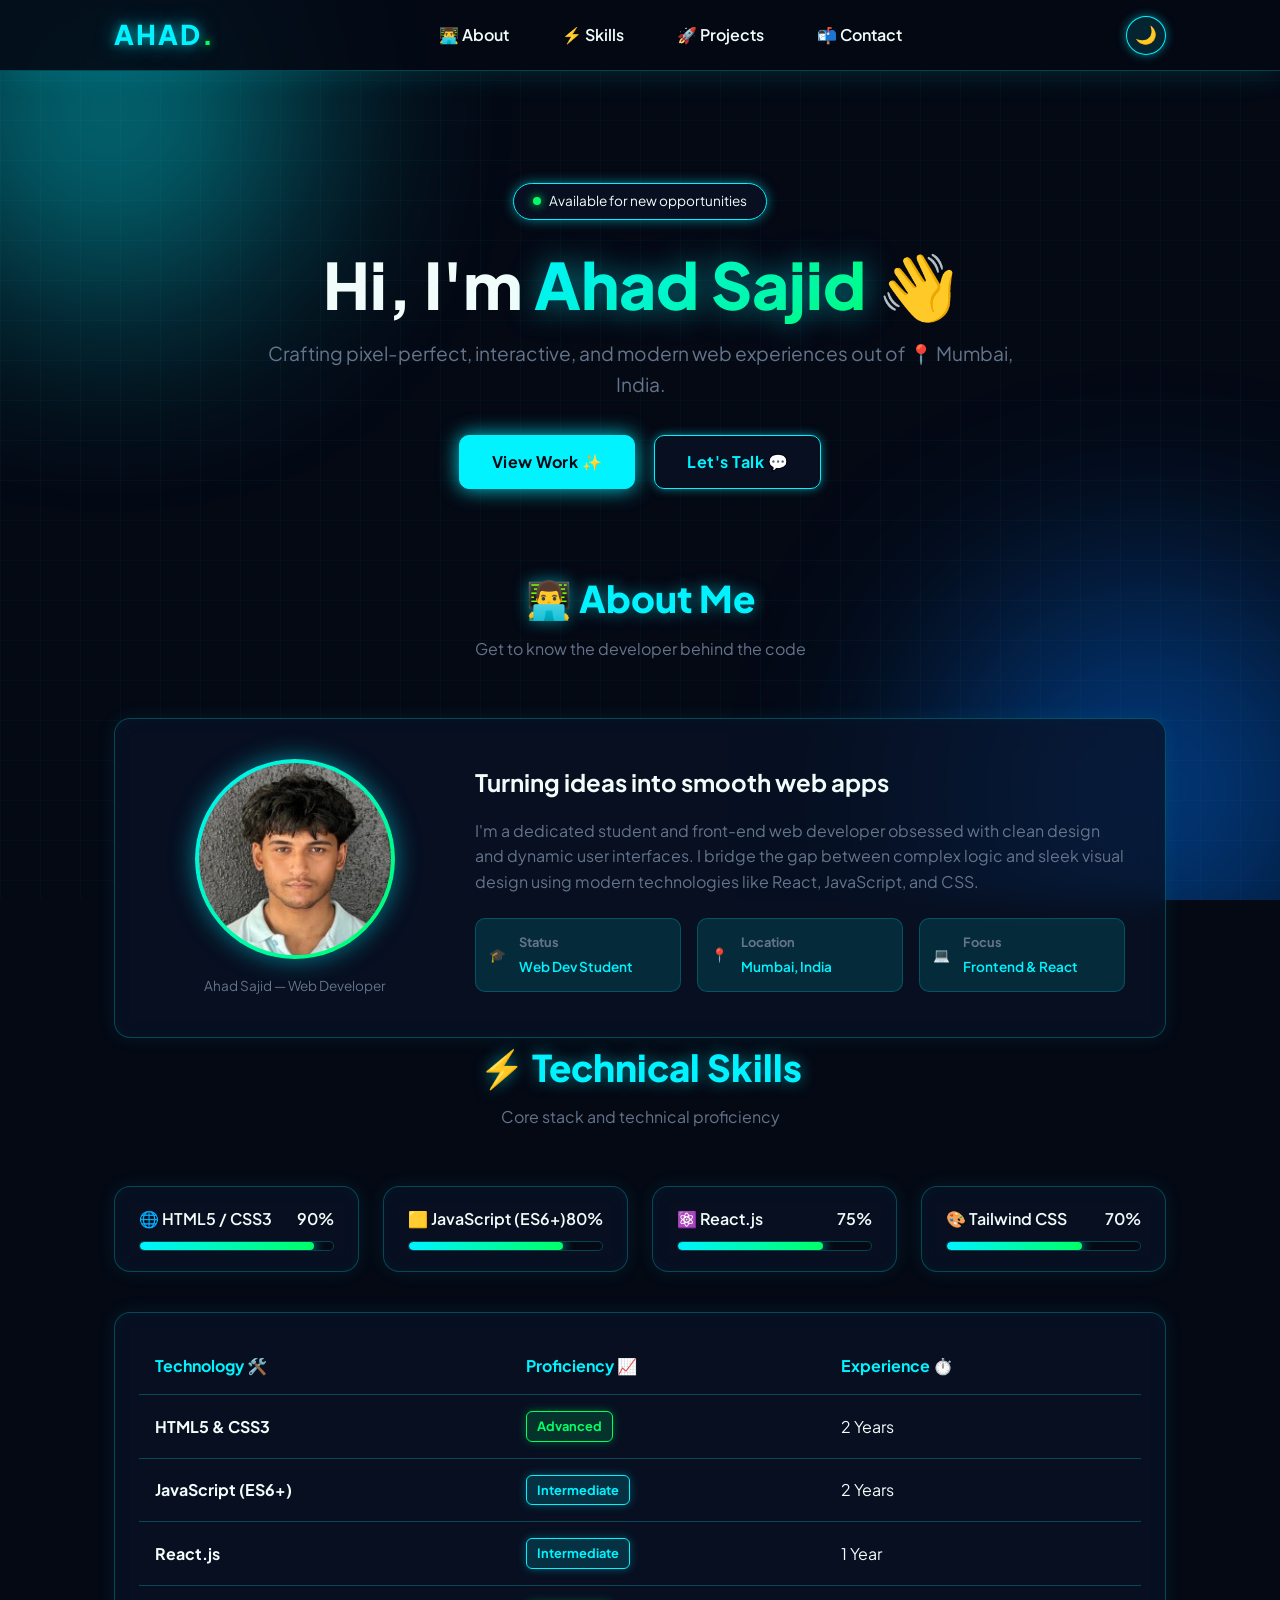
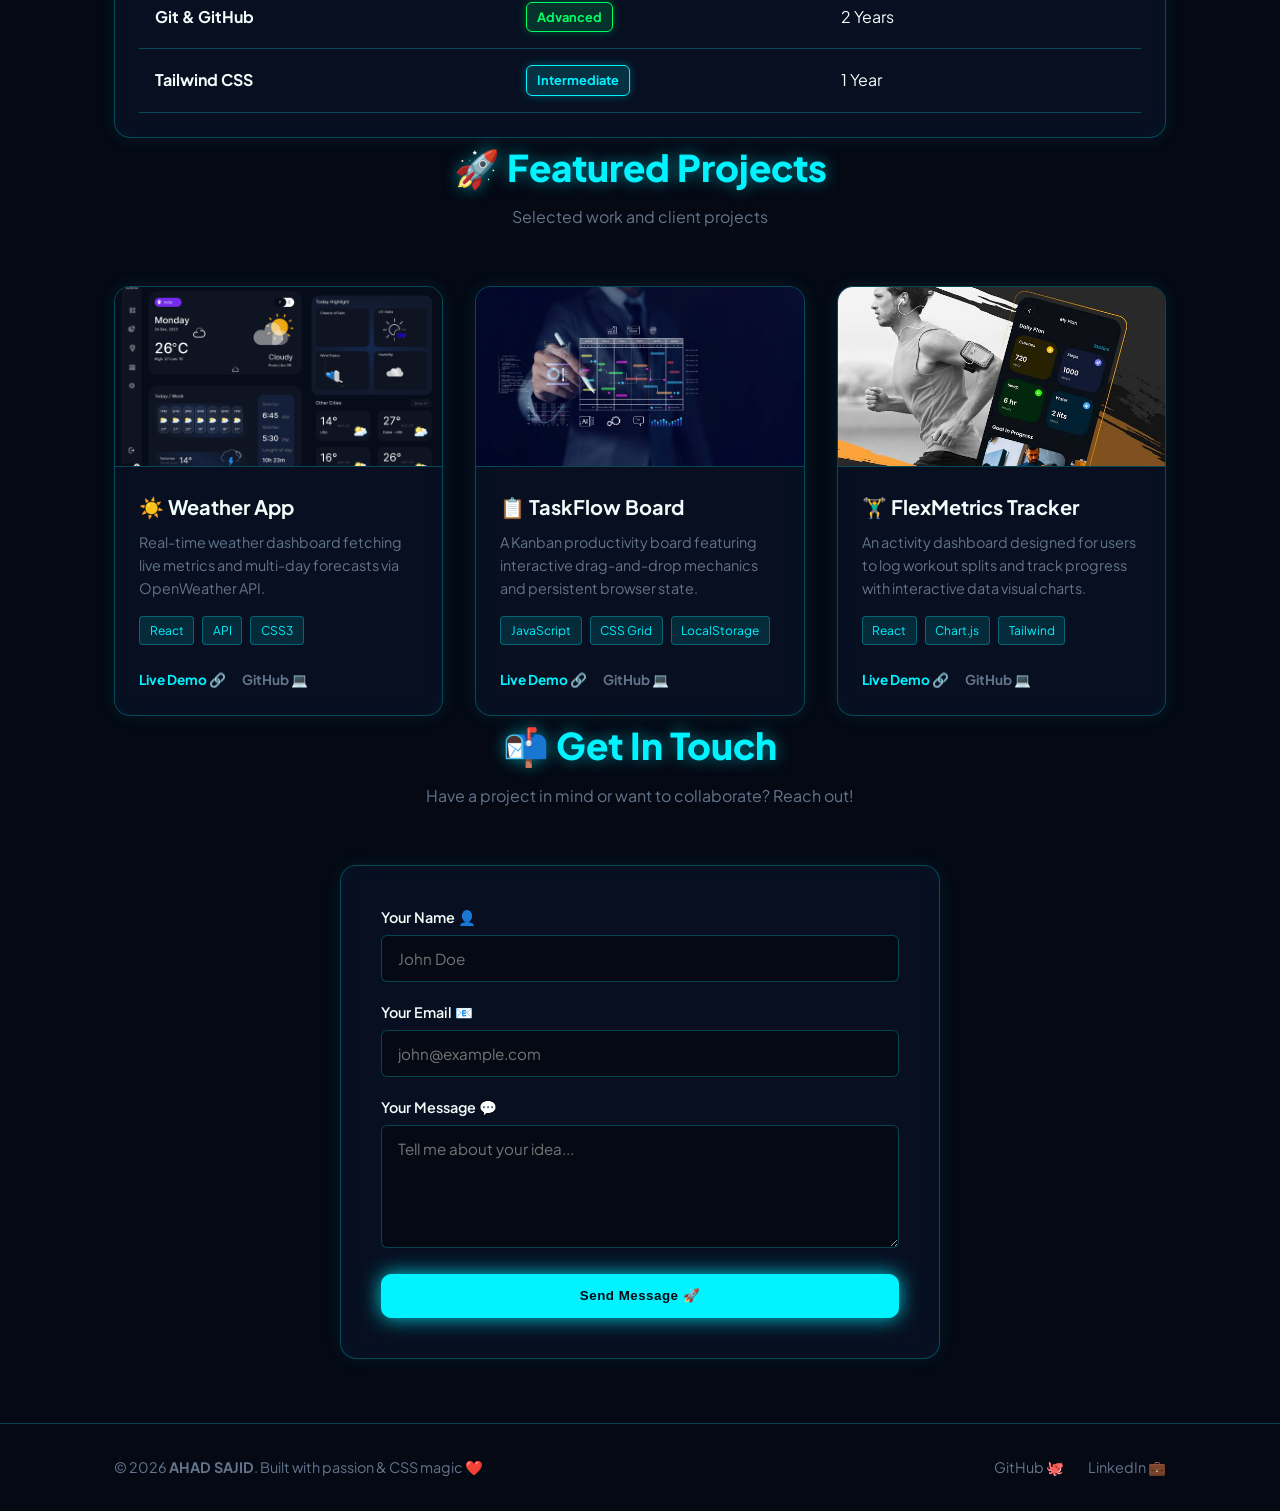
<file: index.HTML>
<!DOCTYPE html>
<html lang="en">
  <head>
    <meta charset="UTF-8" />
    <meta name="viewport" content="width=device-width, initial-scale=1.0" />
    <title>Ahad Sajid | Front-End Web Developer Portfolio</title>

    <meta name="description" content="Portfolio of Ahad Sajid, a passionate student and web developer from Mumbai specializing in Front-End Development, JavaScript, and React." />
    <meta name="keywords" content="Ahad Sajid, web developer, portfolio, frontend developer, React, JavaScript, HTML, CSS, Mumbai" />
    <meta name="author" content="Ahad Sajid" />

    <!-- Open Graph / Twitter -->
    <meta property="og:type" content="website" />
    <meta property="og:title" content="Ahad Sajid | Front-End Developer Portfolio" />
    <meta property="og:description" content="Building modern, fast, and accessible web experiences." />
    <meta property="og:image" content="ahad.jpeg" />
    <meta property="og:url" content="#" />

    <meta name="twitter:card" content="summary_large_image" />
    <meta name="twitter:title" content="Ahad Sajid | Front-End Developer Portfolio" />
    <meta name="twitter:description" content="Building modern, fast, and accessible web experiences." />
    <meta name="twitter:image" content="ahad.jpeg" />

    <!-- Google Fonts -->
    <link rel="preconnect" href="https://fonts.googleapis.com">
    <link rel="preconnect" href="https://fonts.gstatic.com" crossorigin>
    <link href="https://fonts.googleapis.com/css2?family=Plus+Jakarta+Sans:wght@400;500;600;700;800&display=swap" rel="stylesheet">
    
    <link rel="stylesheet" href="style.css">
  </head>
  <body>
    <!-- Ambient Background Lighting -->
    <div class="gradient-bg">
      <div class="gradient-orb orb-1"></div>
      <div class="gradient-orb orb-2"></div>
    </div>

    <header>
      <nav class="navbar container">
        <a href="#" class="logo">AHAD<span class="dot">.</span></a>
        
        <ul class="nav-links" id="nav-links">
          <li><a href="#about">👨‍💻 About</a></li>
          <li><a href="#skills">⚡ Skills</a></li>
          <li><a href="#projects">🚀 Projects</a></li>
          <li><a href="#contact">📬 Contact</a></li>
        </ul> 

        <div class="nav-actions">
          <button class="theme-toggle" id="theme-toggle" aria-label="Toggle dark mode" title="Toggle theme">
            <span class="icon">🌙</span>
          </button> 
          <button class="menu-toggle" id="menu-toggle" aria-label="Toggle navigation" aria-expanded="false">
            <span></span>
            <span></span>
            <span></span>
          </button>
        </div>
      </nav>
    </header>

    <main>
      <!-- Hero Section -->
      <section id="hero" class="hero-section container">
        <div class="hero-content">
          <div class="status-badge">
            <span class="pulse-dot"></span> Available for new opportunities
          </div>
          <h1>Hi, I'm <span class="highlight">Ahad Sajid</span> 👋</h1>
          <p class="tagline">Crafting pixel-perfect, interactive, and modern web experiences out of 📍 Mumbai, India.</p>
          
          <div class="hero-buttons">
            <a href="#projects" class="btn btn-primary">
              View Work ✨
            </a>
            <a href="#contact" class="btn btn-secondary">
              Let's Talk 💬
            </a>
          </div>
        </div>
      </section>

      <!-- About Section -->
      <section id="about" class="about-section container">
        <div class="section-header">
          <h2>👨‍💻 About Me</h2>
          <p class="section-subtitle">Get to know the developer behind the code</p>
        </div>

        <div class="about-card glass">
          <figure class="profile-figure">
            <div class="img-wrapper">
              <img src="ahad.jpeg" alt="Ahad Sajid profile photo" loading="lazy">
            </div>
            <figcaption>Ahad Sajid — Web Developer</figcaption>
          </figure>
          <div class="about-text">
            <h3>Turning ideas into smooth web apps</h3>
            <p>I'm a dedicated student and front-end web developer obsessed with clean design and dynamic user interfaces. I bridge the gap between complex logic and sleek visual design using modern technologies like React, JavaScript, and CSS.</p>
            <div class="quick-facts">
              <div class="fact-item">
                <span class="fact-emoji">🎓</span>
                <div>
                  <strong>Status</strong>
                  <span>Web Dev Student</span>
                </div>
              </div>
              <div class="fact-item">
                <span class="fact-emoji">📍</span>
                <div>
                  <strong>Location</strong>
                  <span>Mumbai, India</span>
                </div>
              </div>
              <div class="fact-item">
                <span class="fact-emoji">💻</span>
                <div>
                  <strong>Focus</strong>
                  <span>Frontend & React</span>
                </div>
              </div>
            </div>
          </div>
        </div>
      </section>

      <!-- Skills Section -->
      <section id="skills" class="skills-section container">
        <div class="section-header">
          <h2>⚡ Technical Skills</h2>
          <p class="section-subtitle">Core stack and technical proficiency</p>
        </div>

        <!-- Animated Progress Bars Grid -->
        <div class="skill-grid">
          <div class="skill-card glass">
            <div class="skill-header">
              <span>🌐 HTML5 / CSS3</span>
              <span class="percentage">90%</span>
            </div>
            <div class="progress-bar"><div class="progress" style="--level: 90%;"></div></div>
          </div>

          <div class="skill-card glass">
            <div class="skill-header">
              <span>🟨 JavaScript (ES6+)</span>
              <span class="percentage">80%</span>
            </div>
            <div class="progress-bar"><div class="progress" style="--level: 80%;"></div></div>
          </div>

          <div class="skill-card glass">
            <div class="skill-header">
              <span>⚛️ React.js</span>
              <span class="percentage">75%</span>
            </div>
            <div class="progress-bar"><div class="progress" style="--level: 75%;"></div></div>
          </div>

          <div class="skill-card glass">
            <div class="skill-header">
              <span>🎨 Tailwind CSS</span>
              <span class="percentage">70%</span>
            </div>
            <div class="progress-bar"><div class="progress" style="--level: 70%;"></div></div>
          </div>
        </div>

        <!-- Experience Table -->
        <div class="table-container glass">
          <table>
            <thead>
              <tr>
                <th>Technology 🛠️</th>
                <th>Proficiency 📈</th>
                <th>Experience ⏱️</th>
              </tr>
            </thead>
            <tbody>
              <tr>
                <td><strong>HTML5 & CSS3</strong></td>
                <td><span class="badge badge-advanced">Advanced</span></td>
                <td>2 Years</td>
              </tr>
              <tr>
                <td><strong>JavaScript (ES6+)</strong></td>
                <td><span class="badge badge-intermediate">Intermediate</span></td>
                <td>2 Years</td>
              </tr>
              <tr>
                <td><strong>React.js</strong></td>
                <td><span class="badge badge-intermediate">Intermediate</span></td>
                <td>1 Year</td>
              </tr>
              <tr>
                <td><strong>Git & GitHub</strong></td>
                <td><span class="badge badge-advanced">Advanced</span></td>
                <td>2 Years</td>
              </tr>
              <tr>
                <td><strong>Tailwind CSS</strong></td>
                <td><span class="badge badge-intermediate">Intermediate</span></td>
                <td>1 Year</td>
              </tr>
            </tbody>
          </table>
        </div>
      </section>

      <!-- Projects Section -->
      <section id="projects" class="projects-section container">
        <div class="section-header">
          <h2>🚀 Featured Projects</h2>
          <p class="section-subtitle">Selected work and client projects</p>
        </div>

        <div class="projects-grid">
          <!-- Project 1 -->
          <article class="project-card glass">
            <div class="project-img-wrapper">
              <img src="project1.png" alt="Weather App screenshot" loading="lazy">
            </div>
            <div class="project-content">
              <h3>☀️ Weather App</h3>
              <p>Real-time weather dashboard fetching live metrics and multi-day forecasts via OpenWeather API.</p>
              <div class="project-tags">
                <span class="tag">React</span>
                <span class="tag">API</span>
                <span class="tag">CSS3</span>
              </div>
              <div class="project-links">
                <a href="#" class="btn-link">Live Demo 🔗</a>
                <a href="https://github.com/Ahadcf" target="_blank" rel="noopener" class="btn-link secondary">GitHub 💻</a>
              </div>
            </div>
          </article>

          <!-- Project 2 -->
          <article class="project-card glass">
            <div class="project-img-wrapper">
              <img src="project2.png" alt="TaskFlow Board screenshot" loading="lazy">
            </div>
            <div class="project-content">
              <h3>📋 TaskFlow Board</h3>
              <p>A Kanban productivity board featuring interactive drag-and-drop mechanics and persistent browser state.</p>
              <div class="project-tags">
                <span class="tag">JavaScript</span>
                <span class="tag">CSS Grid</span>
                <span class="tag">LocalStorage</span>
              </div>
              <div class="project-links">
                <a href="#" class="btn-link">Live Demo 🔗</a>
                <a href="https://github.com/Ahadcf" target="_blank" rel="noopener" class="btn-link secondary">GitHub 💻</a>
              </div>
            </div>
          </article>

          <!-- Project 3 -->
          <article class="project-card glass">
            <div class="project-img-wrapper">
              <img src="project3.png" alt="FlexMetrics Tracker screenshot" loading="lazy">
            </div>
            <div class="project-content">
              <h3>🏋️‍♂️ FlexMetrics Tracker</h3>
              <p>An activity dashboard designed for users to log workout splits and track progress with interactive data visual charts.</p>
              <div class="project-tags">
                <span class="tag">React</span>
                <span class="tag">Chart.js</span>
                <span class="tag">Tailwind</span>
              </div>
              <div class="project-links">
                <a href="#" class="btn-link">Live Demo 🔗</a>
                <a href="https://github.com/Ahadcf" target="_blank" rel="noopener" class="btn-link secondary">GitHub 💻</a>
              </div>
            </div>
          </article>
        </div>
      </section>

      <!-- Contact Section -->
      <section id="contact" class="contact-section container">
        <div class="section-header">
          <h2>📬 Get In Touch</h2>
          <p class="section-subtitle">Have a project in mind or want to collaborate? Reach out!</p>
        </div>

        <div class="contact-card glass">
          <form action="#" method="post" id="contact-form" novalidate>
            <div class="form-group">
              <label for="name">Your Name 👤</label>
              <input type="text" id="name" name="name" placeholder="John Doe" required>
            </div>
            <div class="form-group">
              <label for="email">Your Email 📧</label>
              <input type="email" name="email" id="email" placeholder="john@example.com" required>
            </div>
            <div class="form-group">
              <label for="message">Your Message 💬</label>
              <textarea name="message" id="message" rows="5" placeholder="Tell me about your idea..." required></textarea>
            </div>
            <button type="submit" class="btn btn-primary btn-full">
              Send Message 🚀
            </button>
          </form>
        </div>
      </section>
    </main>

    <!-- Footer -->
    <footer class="site-footer">
      <div class="container footer-content">
        <p>&copy; <span id="footer-year"></span> <strong>AHAD SAJID</strong>. Built with passion & CSS magic ❤️</p>
        <nav class="footer-socials" aria-label="Social media links">
          <a href="https://github.com/Ahadcf" target="_blank" rel="noopener">GitHub 🐙</a>
          <a href="#" target="_blank" rel="noopener">LinkedIn 💼</a>
        </nav>
      </div>
    </footer>

    <script src="script.js"></script>
  </body>
</html>
</file>
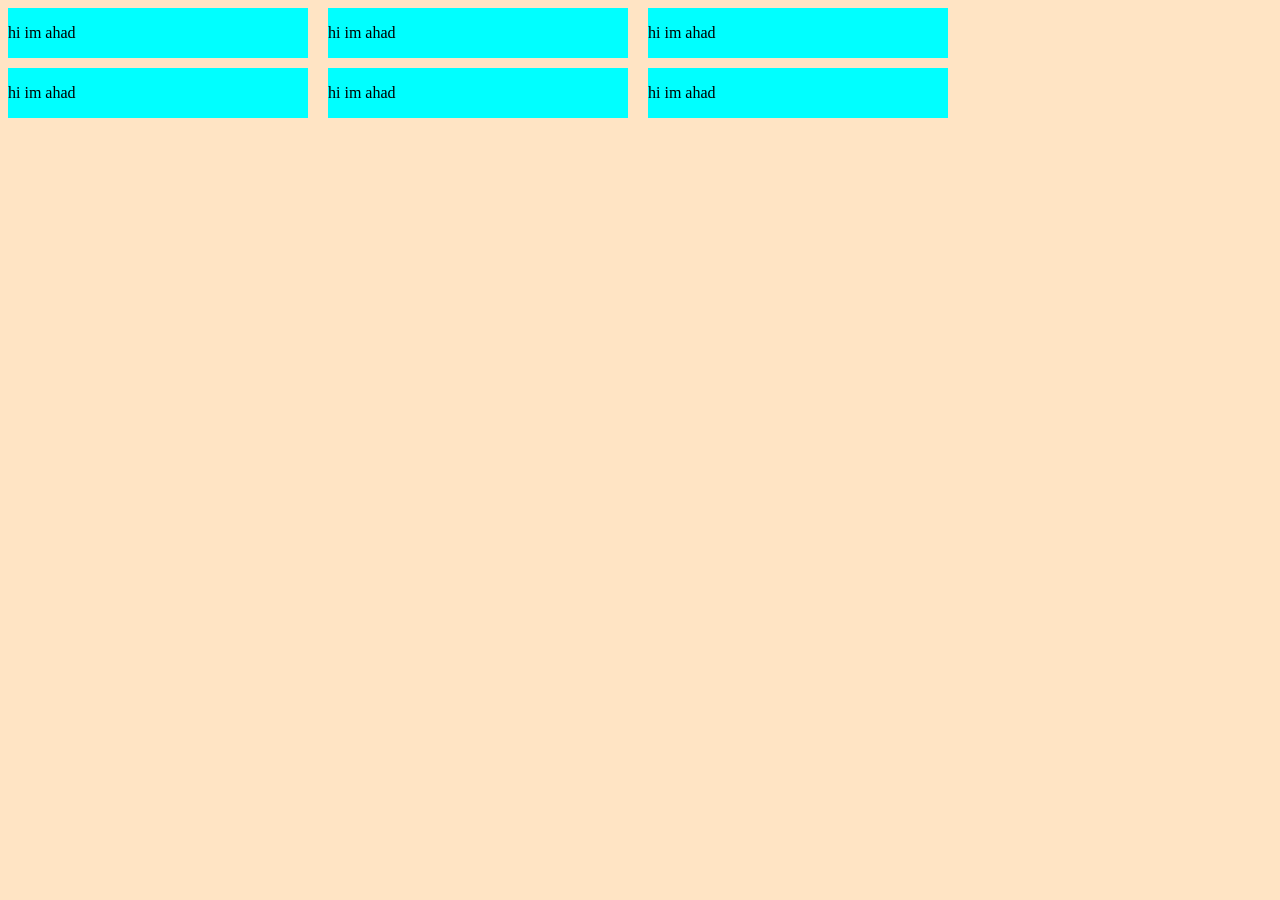
<file: flex.html>
<!DOCTYPE html>
<html lang="en">
<head>
    <meta charset="UTF-8">
    <meta name="viewport" content="width=device-width, initial-scale=1.0">
    <title>Document</title>
    <style>
        body{
            background-color: bisque;
        }
        .container{
            display:grid;
            grid-template-columns:repeat(3,300px);
            column-gap: 20px;
            row-gap: 10px;
        }
        .para{
            background-color:aqua;
        }
    </style>
</head>
<body>
    <div class="container">
        <div class="para">
            <p>hi im ahad</p>
        </div>
        <div class="para">
            <p>hi im ahad</p>
        </div>
        <div class="para">
            <p>hi im ahad</p>
        </div>
        <div class="para">
            <p>hi im ahad</p>
        </div>
        <div class="para">
            <p>hi im ahad</p>
        </div>
        <div class="para">
            <p>hi im ahad</p>
        </div>

    </div>
</body>
</html>
</file>
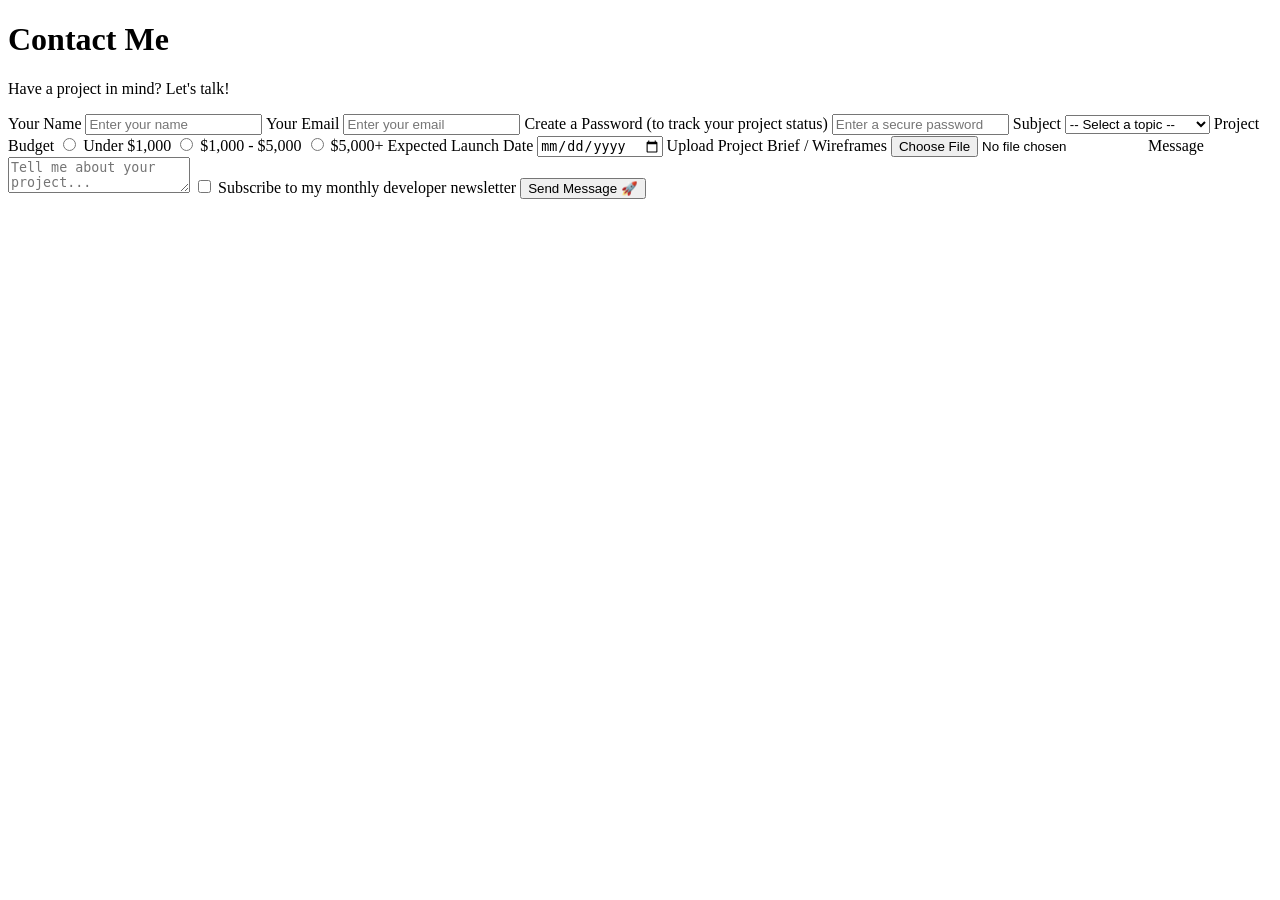
<file: form.html>
<!doctype html>
<html lang="en">
  <head>
    <meta charset="UTF-8" />
    <meta name="viewport" content="width=device-width, initial-scale=1.0" />
    <title>contactform</title>
  </head>
  <body>
    <h1>Contact Me</h1>
    <p>Have a project in mind? Let's talk!</p>

    <form>
      <!-- Text Input -->
      <label>Your Name</label>
      <input type="text" placeholder="Enter your name" />

      <!-- Email Input -->
      <label>Your Email</label>
      <input type="email" placeholder="Enter your email" />

      <!-- Password Input -->
      <label>Create a Password (to track your project status)</label>
      <input type="password" placeholder="Enter a secure password" />

      <!-- Select Input -->
      <label>Subject</label>
      <select>
        <option>-- Select a topic --</option>
        <option>I want to Collaborate</option>
        <option>I want to Hire you</option>
        <option>Other</option>
      </select>

      <!-- Radio Inputs (Choose one) -->
      <label>Project Budget</label>
      <input type="radio" name="budget" id="budget1" />
      <label for="budget1">Under $1,000</label>

      <input type="radio" name="budget" id="budget2" />
      <label for="budget2">$1,000 - $5,000</label>

      <input type="radio" name="budget" id="budget3" />
      <label for="budget3">$5,000+</label>

      <!-- Date Input -->
      <label>Expected Launch Date</label>
      <input type="date" />

      <!-- File Input -->
      <label>Upload Project Brief / Wireframes</label>
      <input type="file" />

      <!-- Textarea Input -->
      <label>Message</label>
      <textarea placeholder="Tell me about your project..."></textarea>

      <!-- Checkbox Input -->
      <input type="checkbox" id="subscribe" />
      <label for="subscribe"
        >Subscribe to my monthly developer newsletter</label
      >

      <!-- Submit Button -->
      <button type="submit">Send Message 🚀</button>
    </form>
  </body>
</html>
</file>
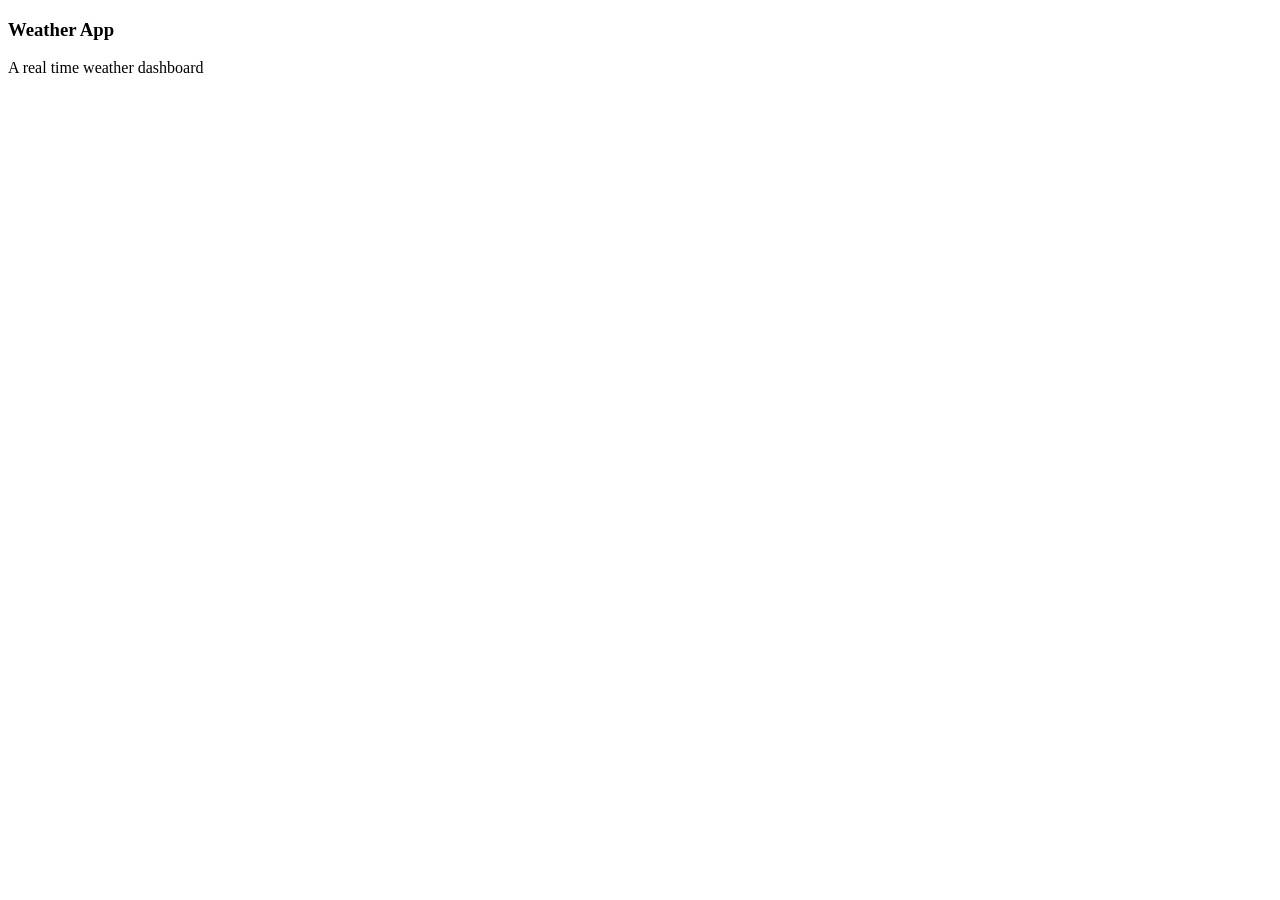
<file: table.html>
<!DOCTYPE html>
<html lang="en">
<head>
    <meta charset="UTF-8">
    <meta name="viewport" content="width=device-width, initial-scale=1.0">
    <title>Weather App</title>
</head>
<body>
    <div class="project-card" data-id="1" data-category="web" data-year="2026" data-tech="React">
        <h3>Weather App</h3>
        <p>A real time weather dashboard</p>
    </div>
        <iframe src="https://www.google.com/maps/embed?pb=!1m18!1m12!1m3!1d3887.2503949643246!2d77.508659!3d13.0197203!2m3!1f0!2f0!3f0!3m2!1i1024!2i768!4f13.1!3m3!1m2!1s0x3bae3da824907cf9%3A0x9c9aa0fb62682a5e!2sRamaiah%20Academy!5e0!3m2!1sen!2skw!4v1784179441766!5m2!1sen!2skw" width="600" height="450" style="border:0;" allowfullscreen="" loading="lazy" referrerpolicy="strict-origin-when-cross-origin"></iframe>

    
</body>
</html>
</file>
<file: style.css>
/* ==========================================================================
   Design System & CSS Variables - Cyan Neon Cyber Theme
   ========================================================================== */
:root {
  /* Neon & Cyber Cyan Color Palette */
  --bg-primary: #040914;
  --bg-secondary: #081226;
  --text-main: #f0fdfa;
  --text-muted: #64748b;

  /* Electric Neon Accents */
  --neon-cyan: #00f3ff;
  --neon-blue: #0077ff;
  --neon-mint: #00ff66;
  --neon-magenta: #ff007f;
  
  /* Intense Glow Shadows */
  --glow-cyan: rgba(0, 243, 255, 0.5);
  --glow-cyan-intense: rgba(0, 243, 255, 0.85);
  --glow-blue: rgba(0, 119, 255, 0.4);

  /* Cyber Glassmorphism Styles */
  --glass-bg: rgba(8, 18, 38, 0.75);
  --header-bg: rgba(4, 9, 20, 0.88);
  --glass-border: rgba(0, 243, 255, 0.25);
  --glass-hover: rgba(0, 243, 255, 0.12);

  --font-family: 'Plus Jakarta Sans', -apple-system, BlinkMacSystemFont, sans-serif;
  --radius-lg: 16px;
  --radius-md: 10px;
  --radius-sm: 6px;

  --transition-fast: 0.2s cubic-bezier(0.4, 0, 0.2, 1);
  --transition-smooth: 0.4s cubic-bezier(0.16, 1, 0.3, 1);
}

/* Light Theme Variables (High-Contrast Cyber Light Mode) */
[data-theme="light"] {
  --bg-primary: #f0f9ff;
  --bg-secondary: #ffffff;
  --text-main: #0369a1;
  --text-muted: #475569;
  
  --glass-bg: rgba(255, 255, 255, 0.85);
  --header-bg: rgba(240, 249, 255, 0.92);
  --glass-border: rgba(0, 186, 210, 0.35);
  --glass-hover: rgba(0, 186, 210, 0.1);
  --glow-cyan: rgba(0, 186, 210, 0.3);
}

/* ==========================================================================
   Global Reset & Cyber Base
   ========================================================================== */
*, *::before, *::after {
  box-sizing: border-box;
  margin: 0;
  padding: 0;
}

html {
  scroll-behavior: smooth;
  font-size: 16px;
}

body {
  font-family: var(--font-family);
  background-color: var(--bg-primary);
  color: var(--text-main);
  line-height: 1.6;
  overflow-x: hidden;
  transition: background-color var(--transition-smooth), color var(--transition-smooth);
}

.container {
  max-width: 1100px;
  margin: 0 auto;
  padding: 0 1.5rem;
}

/* Neon Glassmorphism Card Style */
.glass {
  background: var(--glass-bg);
  backdrop-filter: blur(14px);
  -webkit-backdrop-filter: blur(14px);
  border: 1px solid var(--glass-border);
  border-radius: var(--radius-lg);
  box-shadow: 0 0 20px rgba(0, 243, 255, 0.08), inset 0 0 15px rgba(0, 243, 255, 0.03);
  transition: border-color var(--transition-fast), box-shadow var(--transition-fast);
}

.glass:hover {
  border-color: rgba(0, 243, 255, 0.5);
  box-shadow: 0 0 25px rgba(0, 243, 255, 0.18);
}

/* ==========================================================================
   Ambient Grid & Neon Orbs
   ========================================================================== */
.gradient-bg {
  position: fixed;
  top: 0;
  left: 0;
  width: 100vw;
  height: 100vh;
  z-index: -1;
  pointer-events: none;
  overflow: hidden;
  background-image: 
    linear-gradient(rgba(0, 243, 255, 0.03) 1px, transparent 1px),
    linear-gradient(90deg, rgba(0, 243, 255, 0.03) 1px, transparent 1px);
  background-size: 40px 40px;
}

.gradient-orb {
  position: absolute;
  border-radius: 50%;
  filter: blur(110px);
  opacity: 0.45;
  animation: float 10s infinite alternate ease-in-out;
}

.orb-1 {
  width: 380px;
  height: 380px;
  background: var(--neon-cyan);
  top: -80px;
  left: -80px;
}

.orb-2 {
  width: 420px;
  height: 420px;
  background: var(--neon-blue);
  bottom: -100px;
  right: -80px;
  animation-delay: -5s;
}

@keyframes float {
  0% { transform: translate(0, 0) scale(1); }
  100% { transform: translate(50px, 70px) scale(1.2); }
}

/* ==========================================================================
   Noticeable Animated Header & Laser Navbar
   ========================================================================== */
header {
  position: sticky;
  top: 0;
  z-index: 1000;
  background: var(--header-bg);
  backdrop-filter: blur(16px);
  -webkit-backdrop-filter: blur(16px);
  border-bottom: 1px solid var(--glass-border);
  box-shadow: 0 4px 30px rgba(0, 243, 255, 0.12);
  overflow: hidden;
}

/* High-Visibility Scanning Laser Beam on Bottom of Navbar */
header::after {
  content: "";
  position: absolute;
  bottom: 0;
  left: -100%;
  width: 50%;
  height: 3px;
  background: linear-gradient(
    90deg,
    transparent,
    var(--neon-cyan),
    var(--neon-mint),
    var(--neon-cyan),
    transparent
  );
  box-shadow: 0 0 15px var(--neon-cyan), 0 0 25px var(--neon-cyan);
  animation: laserScan 3s infinite linear;
}

@keyframes laserScan {
  0% { left: -50%; }
  100% { left: 150%; }
}

.navbar {
  display: flex;
  justify-content: space-between;
  align-items: center;
  height: 70px;
}

.logo {
  font-size: 1.7rem;
  font-weight: 800;
  letter-spacing: 2px;
  color: var(--neon-cyan);
  text-shadow: 0 0 10px var(--glow-cyan), 0 0 20px var(--glow-cyan);
  text-decoration: none;
  display: flex;
  align-items: center;
}

.logo .dot {
  color: var(--neon-mint);
  text-shadow: 0 0 10px var(--neon-mint);
}

.nav-links {
  display: flex;
  gap: 1.5rem;
  list-style: none;
}

.nav-links a {
  text-decoration: none;
  color: var(--text-main);
  font-weight: 600;
  padding: 0.4rem 0.9rem;
  border-radius: var(--radius-sm);
  transition: all var(--transition-fast);
  position: relative;
}

/* Neon Cyber Hover Pill Box for Links */
.nav-links a:hover {
  color: var(--neon-cyan);
  background: var(--glass-hover);
  box-shadow: inset 0 0 10px rgba(0, 243, 255, 0.2), 0 0 12px rgba(0, 243, 255, 0.3);
  border: 1px solid rgba(0, 243, 255, 0.4);
}

.nav-actions {
  display: flex;
  align-items: center;
  gap: 1rem;
}

.theme-toggle {
  background: var(--glass-hover);
  border: 1px solid var(--neon-cyan);
  color: var(--neon-cyan);
  padding: 0.5rem;
  border-radius: 50%;
  cursor: pointer;
  font-size: 1.1rem;
  box-shadow: 0 0 10px var(--glow-cyan);
  transition: all var(--transition-fast);
}

.theme-toggle:hover {
  transform: rotate(25deg) scale(1.1);
  box-shadow: 0 0 18px var(--neon-cyan);
}

.menu-toggle {
  display: none;
  flex-direction: column;
  gap: 5px;
  background: none;
  border: none;
  cursor: pointer;
}

.menu-toggle span {
  width: 24px;
  height: 2px;
  background-color: var(--neon-cyan);
  box-shadow: 0 0 8px var(--neon-cyan);
  transition: var(--transition-fast);
}

/* ==========================================================================
   Hero Section
   ========================================================================== */
.hero-section {
  padding: 7rem 1.5rem 5rem;
  text-align: center;
  display: flex;
  justify-content: center;
}

.hero-content {
  max-width: 750px;
}

.status-badge {
  display: inline-flex;
  align-items: center;
  gap: 0.5rem;
  background: var(--glass-bg);
  border: 1px solid var(--neon-cyan);
  box-shadow: 0 0 12px var(--glow-cyan);
  padding: 0.4rem 1.2rem;
  border-radius: 50px;
  font-size: 0.85rem;
  color: var(--text-main);
  margin-bottom: 1.8rem;
}

.pulse-dot {
  width: 8px;
  height: 8px;
  background-color: var(--neon-mint);
  border-radius: 50%;
  box-shadow: 0 0 10px var(--neon-mint);
  animation: neonPulse 1.8s infinite;
}

@keyframes neonPulse {
  0% { box-shadow: 0 0 0 0 rgba(0, 255, 102, 0.8); }
  70% { box-shadow: 0 0 0 10px rgba(0, 255, 102, 0); }
  100% { box-shadow: 0 0 0 0 rgba(0, 255, 102, 0); }
}

.hero-section h1 {
  font-size: clamp(2.5rem, 5vw, 4.2rem);
  font-weight: 800;
  line-height: 1.15;
  margin-bottom: 1rem;
}

.highlight {
  background: linear-gradient(135deg, var(--neon-cyan), var(--neon-mint));
  -webkit-background-clip: text;
  -webkit-text-fill-color: transparent;
  text-shadow: 0 0 30px var(--glow-cyan);
}

.tagline {
  font-size: 1.2rem;
  color: var(--text-muted);
  margin-bottom: 2.2rem;
}

.hero-buttons {
  display: flex;
  gap: 1.2rem;
  justify-content: center;
  flex-wrap: wrap;
}

/* Cyber Neon Buttons */
.btn {
  display: inline-flex;
  align-items: center;
  justify-content: center;
  padding: 0.85rem 2rem;
  border-radius: var(--radius-md);
  font-weight: 700;
  letter-spacing: 0.5px;
  text-decoration: none;
  transition: all var(--transition-fast);
  cursor: pointer;
}

.btn-primary {
  background: var(--neon-cyan);
  color: #040914;
  border: 1px solid var(--neon-cyan);
  box-shadow: 0 0 20px var(--glow-cyan-intense);
}

.btn-primary:hover {
  transform: translateY(-3px);
  background: var(--neon-mint);
  border-color: var(--neon-mint);
  box-shadow: 0 0 30px rgba(0, 255, 102, 0.8);
}

.btn-secondary {
  background: var(--glass-bg);
  border: 1px solid var(--neon-cyan);
  color: var(--neon-cyan);
  box-shadow: 0 0 10px var(--glow-cyan);
}

.btn-secondary:hover {
  background: var(--glass-hover);
  transform: translateY(-3px);
  box-shadow: 0 0 20px var(--glow-cyan);
}

/* ==========================================================================
   Section Headers & Components
   ========================================================================== */
section {
  padding: 5rem 1.5rem;
}

.section-header {
  text-align: center;
  margin-bottom: 3.5rem;
}

.section-header h2 {
  font-size: 2.3rem;
  font-weight: 800;
  color: var(--neon-cyan);
  text-shadow: 0 0 15px var(--glow-cyan);
}

.section-subtitle {
  color: var(--text-muted);
  margin-top: 0.5rem;
}

/* About Section */
.about-card {
  display: grid;
  grid-template-columns: 280px 1fr;
  gap: 2.5rem;
  padding: 2.5rem;
  align-items: center;
}

.img-wrapper {
  width: 200px;
  height: 200px;
  margin: 0 auto 1rem;
  border-radius: 50%;
  padding: 4px;
  background: linear-gradient(135deg, var(--neon-cyan), var(--neon-mint));
  box-shadow: 0 0 25px var(--glow-cyan);
}

.img-wrapper img {
  width: 100%;
  height: 100%;
  object-fit: cover;
  border-radius: 50%;
}

.profile-figure figcaption {
  font-size: 0.85rem;
  color: var(--text-muted);
  text-align: center;
}

.about-text h3 {
  font-size: 1.5rem;
  margin-bottom: 1rem;
  color: var(--text-main);
}

.about-text p {
  color: var(--text-muted);
  margin-bottom: 1.5rem;
}

.quick-facts {
  display: grid;
  grid-template-columns: repeat(auto-fit, minmax(130px, 1fr));
  gap: 1rem;
}

.fact-item {
  display: flex;
  align-items: center;
  gap: 0.8rem;
  background: var(--glass-hover);
  border: 1px solid rgba(0, 243, 255, 0.2);
  padding: 0.8rem;
  border-radius: var(--radius-md);
}

.fact-emoji {
  font-size: 1.4rem;
}

.fact-item strong {
  display: block;
  font-size: 0.8rem;
  color: var(--text-muted);
}

.fact-item span {
  font-size: 0.85rem;
  font-weight: 600;
  color: var(--neon-cyan);
}

/* Skills Section */
.skill-grid {
  display: grid;
  grid-template-columns: repeat(auto-fit, minmax(240px, 1fr));
  gap: 1.5rem;
  margin-bottom: 2.5rem;
}

.skill-card {
  padding: 1.2rem 1.5rem;
}

.skill-header {
  display: flex;
  justify-content: space-between;
  font-weight: 600;
  margin-bottom: 0.6rem;
}

.progress-bar {
  height: 10px;
  background: var(--bg-primary);
  border: 1px solid var(--glass-border);
  border-radius: 10px;
  overflow: hidden;
}

.progress {
  height: 100%;
  width: 0;
  background: linear-gradient(90deg, var(--neon-cyan), var(--neon-mint));
  box-shadow: 0 0 12px var(--neon-cyan);
  border-radius: 10px;
  transition: width 1.5s ease-out;
}

/* Table Container */
.table-container {
  padding: 1.5rem;
  overflow-x: auto;
}

table {
  width: 100%;
  border-collapse: collapse;
  text-align: left;
}

th, td {
  padding: 1rem;
  border-bottom: 1px solid var(--glass-border);
}

th {
  color: var(--neon-cyan);
  font-weight: 700;
}

.badge {
  display: inline-block;
  padding: 0.25rem 0.6rem;
  border-radius: var(--radius-sm);
  font-size: 0.8rem;
  font-weight: 700;
}

.badge-advanced {
  background: rgba(0, 255, 102, 0.15);
  color: var(--neon-mint);
  border: 1px solid var(--neon-mint);
  box-shadow: 0 0 10px rgba(0, 255, 102, 0.3);
}

.badge-intermediate {
  background: rgba(0, 243, 255, 0.15);
  color: var(--neon-cyan);
  border: 1px solid var(--neon-cyan);
  box-shadow: 0 0 10px rgba(0, 243, 255, 0.3);
}

/* Projects Section */
.projects-grid {
  display: grid;
  grid-template-columns: repeat(auto-fit, minmax(300px, 1fr));
  gap: 2rem;
}

.project-card {
  overflow: hidden;
  display: flex;
  flex-direction: column;
}

.project-img-wrapper {
  height: 180px;
  overflow: hidden;
  position: relative;
  border-bottom: 1px solid var(--glass-border);
}

.project-img-wrapper img {
  width: 100%;
  height: 100%;
  object-fit: cover;
  transition: transform var(--transition-smooth);
}

.project-card:hover .project-img-wrapper img {
  transform: scale(1.08);
}

.project-content {
  padding: 1.5rem;
  display: flex;
  flex-direction: column;
  flex-grow: 1;
}

.project-content h3 {
  font-size: 1.25rem;
  margin-bottom: 0.5rem;
  color: var(--text-main);
}

.project-content p {
  color: var(--text-muted);
  font-size: 0.9rem;
  margin-bottom: 1rem;
  flex-grow: 1;
}

.project-tags {
  display: flex;
  gap: 0.5rem;
  flex-wrap: wrap;
  margin-bottom: 1.5rem;
}

.tag {
  background: var(--glass-hover);
  border: 1px solid rgba(0, 243, 255, 0.3);
  padding: 0.25rem 0.6rem;
  border-radius: 4px;
  font-size: 0.75rem;
  color: var(--neon-cyan);
}

.project-links {
  display: flex;
  gap: 1rem;
}

.btn-link {
  text-decoration: none;
  font-size: 0.85rem;
  font-weight: 700;
  color: var(--neon-cyan);
}

.btn-link.secondary {
  color: var(--text-muted);
}

.btn-link:hover {
  color: var(--neon-mint);
  text-shadow: 0 0 10px var(--neon-mint);
}

/* Contact Section */
.contact-card {
  max-width: 600px;
  margin: 0 auto;
  padding: 2.5rem;
}

.form-group {
  margin-bottom: 1.2rem;
}

.form-group label {
  display: block;
  font-size: 0.9rem;
  font-weight: 600;
  margin-bottom: 0.4rem;
  color: var(--text-main);
}

.form-group input,
.form-group textarea {
  width: 100%;
  padding: 0.8rem 1rem;
  background: var(--bg-primary);
  border: 1px solid var(--glass-border);
  border-radius: var(--radius-sm);
  color: var(--text-main);
  font-family: inherit;
  font-size: 0.95rem;
  outline: none;
  transition: all var(--transition-fast);
}

.form-group input:focus,
.form-group textarea:focus {
  border-color: var(--neon-cyan);
  box-shadow: 0 0 15px var(--glow-cyan);
}

.btn-full {
  width: 100%;
}

/* Footer */
.site-footer {
  border-top: 1px solid var(--glass-border);
  padding: 2rem 0;
  margin-top: 4rem;
  font-size: 0.9rem;
  color: var(--text-muted);
}

.footer-content {
  display: flex;
  justify-content: space-between;
  align-items: center;
  flex-wrap: wrap;
  gap: 1rem;
}

.footer-socials {
  display: flex;
  gap: 1.5rem;
}

.footer-socials a {
  color: var(--text-muted);
  text-decoration: none;
  transition: color var(--transition-fast);
}

.footer-socials a:hover {
  color: var(--neon-cyan);
  text-shadow: 0 0 10px var(--neon-cyan);
}

/* Responsive Adjustments */
@media (max-width: 768px) {
  .menu-toggle {
    display: flex;
  }

  .nav-links {
    position: absolute;
    top: 70px;
    left: 0;
    right: 0;
    background: var(--bg-secondary);
    flex-direction: column;
    padding: 2rem;
    gap: 1.5rem;
    border-bottom: 1px solid var(--neon-cyan);
    transform: translateY(-150%);
    transition: transform var(--transition-smooth);
  }

  .nav-links.active {
    transform: translateY(0);
  }

  .about-card {
    grid-template-columns: 1fr;
    text-align: center;
  }

  .footer-content {
    flex-direction: column;
    text-align: center;
  }
}
</file>
